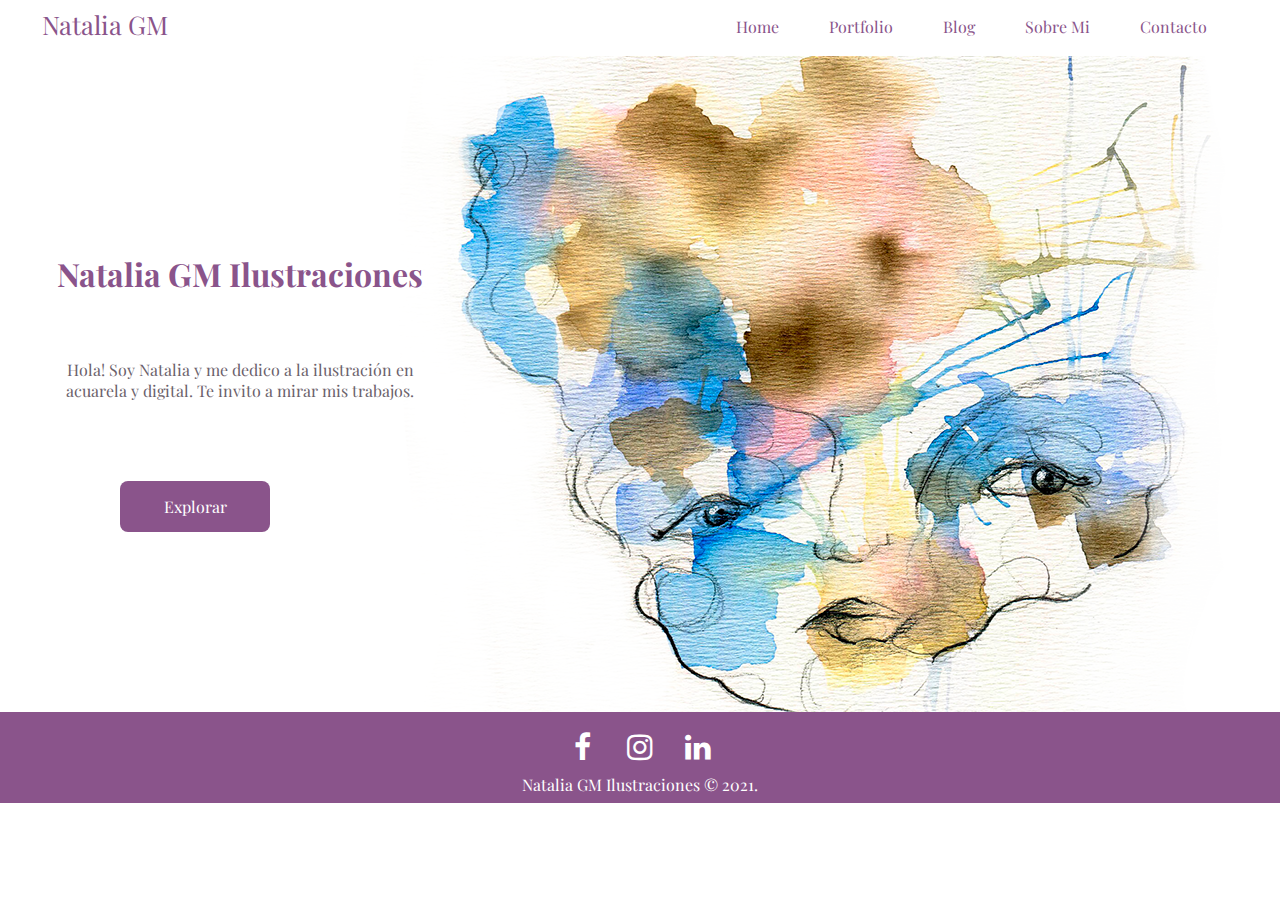
<file: index.html>
<!DOCTYPE html>
<html lang="en">

<head>
    <meta name="description" content="Portfolio de Natalia GM, encargá tu ilustración o diseño personalizado.">
    <meta name="keywords" content="ILUSTRACIÓN, DISEÑO, ACUARELA, PORTFOLIO, ARGENTINA">
    <meta charset="UTF-8">
    <meta http-equiv="X-UA-Compatible" content="IE=edge">
    <link rel="preconnect" href="https://fonts.gstatic.com">
    <link href="https://fonts.googleapis.com/css2?family=Montserrat:wght@100&family=Playfair+Display&display=swap"
        rel="stylesheet">
    <link rel="stylesheet" href="https://cdnjs.cloudflare.com/ajax/libs/font-awesome/4.7.0/css/font-awesome.min.css">
    <meta name="viewport" content="width=device-width, initial-scale=1.0">

    <link rel="stylesheet" href="./style.css">

    <title>Natalia GM Ilustraciones</title>
</head>

<body>
    <header>
        <div>
            <a class="brand" href="index.html">Natalia GM</a>
        </div>

        <div class="menu">
            <input type="checkbox" id="menu">
            <label for="menu"> ☰ </label>
            <ul class="nav">
                <li><a href="index.html">Home</a></li>
                <li><a href="portfolio.html">Portfolio</a>
                <li><a href="blog.html">Blog</a></li>
                <li><a href="sobre_mi.html">Sobre Mi</a>
                <li><a href="contacto.html">Contacto</a></li>
            </ul>
        </div>
    </header>

    <main>
        <div class="cover">
            <h1 class="cover__title">Natalia GM Ilustraciones</h1>
            <p class="cover__text"> Hola! Soy Natalia y me dedico a la ilustración en acuarela y digital. Te invito a
                mirar mis trabajos.</p>
            <button class="cover__button"><a href="portfolio.html">Explorar</a></button>
        </div>

    </main>

    <footer>
        <div>
            <a href="#" class="fa fa-facebook"></a>
            <a href="#" class="fa fa-instagram"></a>
            <a href="#" class="fa fa-linkedin"></a>

        </div>
        <p class="light-text">Natalia GM Ilustraciones © 2021.</p>
    </footer>

</body>

</html>
</file>
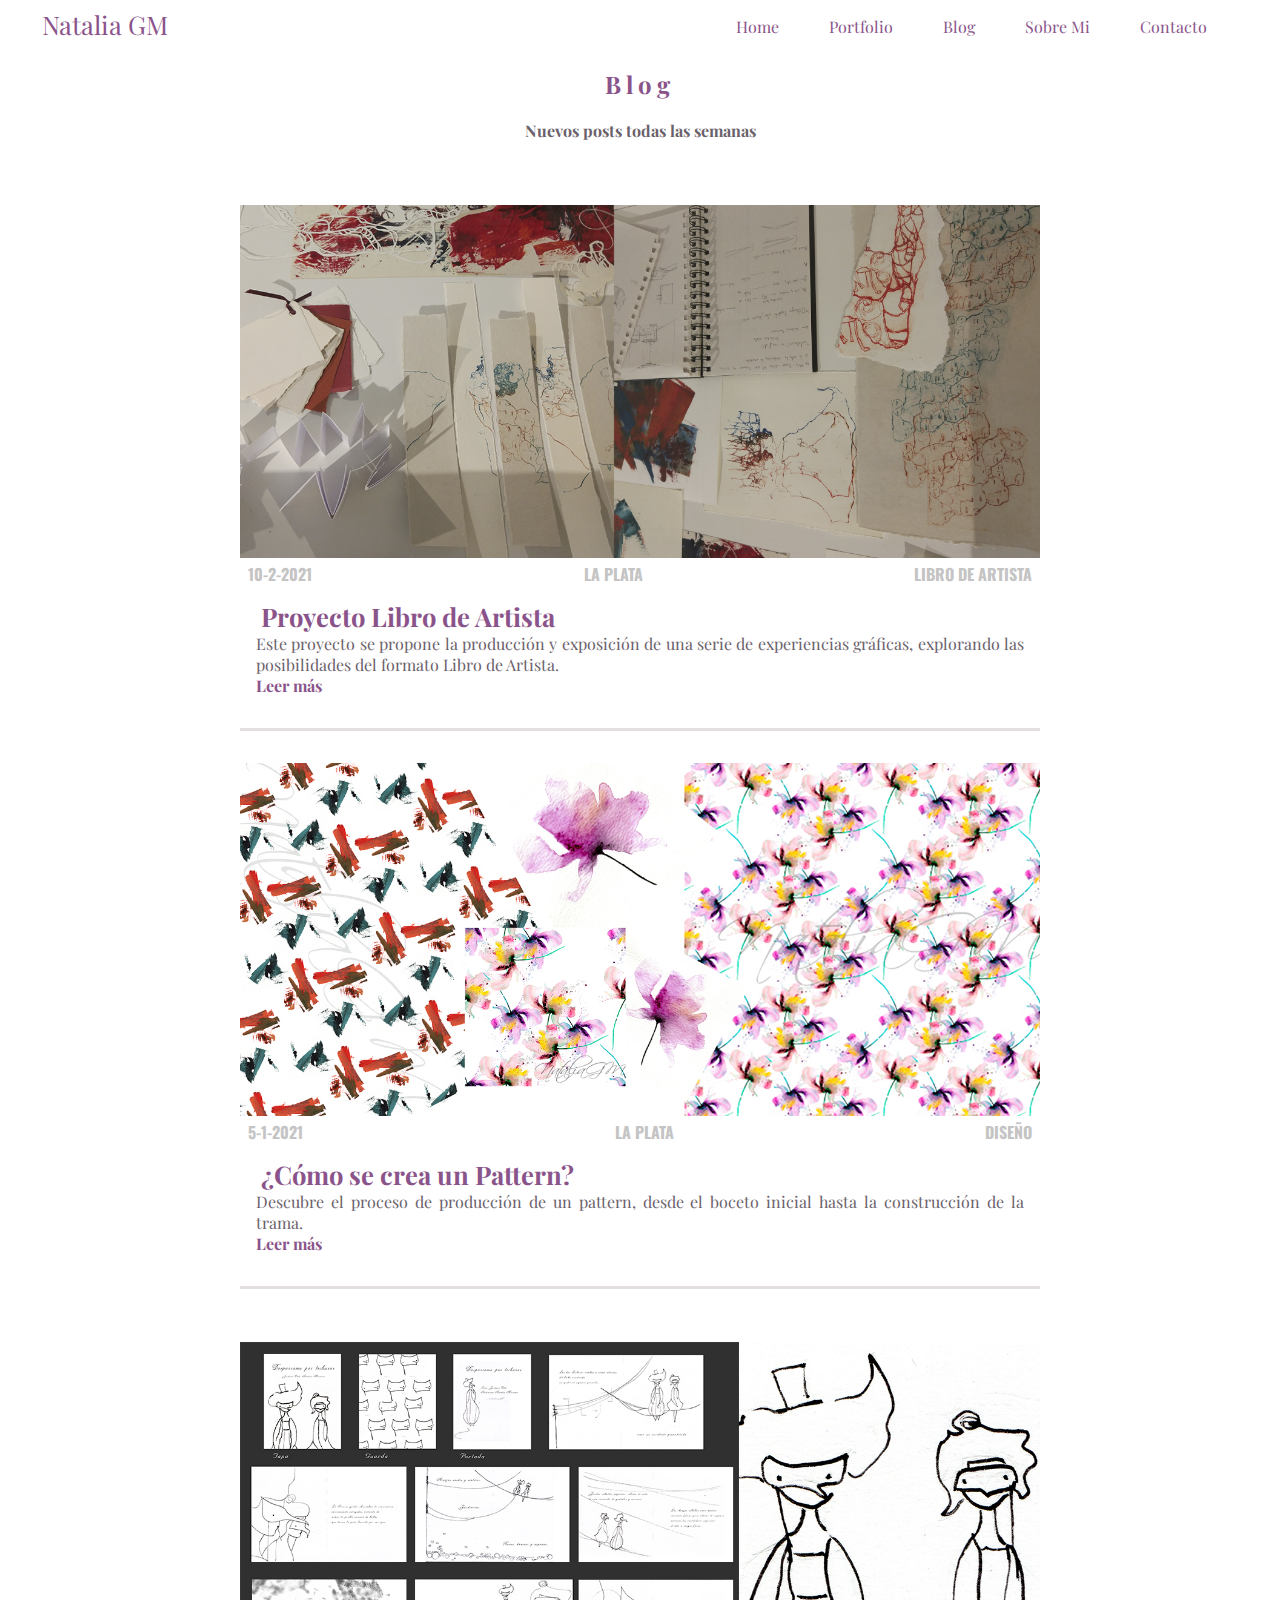
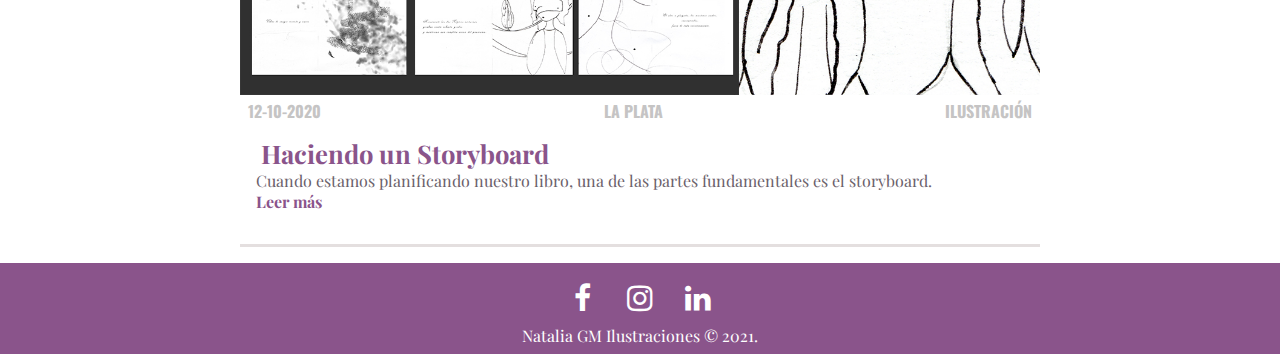
<file: blog.html>
<!DOCTYPE html>
<html lang="es">

<head>
    <meta name="description" content="Portfolio de Natalia GM, encargá tu ilustración o diseño personalizado.">
    <meta name="keywords" content="ILUSTRACIÓN, DISEÑO, ACUARELA, PORTFOLIO, ARGENTINA">
    <meta charset="UTF-8">
    <meta name="viewport" content="width=device-width, initial-scale=1.0">
    <link rel="preconnect" href="https://fonts.gstatic.com">
    <link href="https://fonts.googleapis.com/css2?family=Oswald:wght@200&family=Playfair+Display&display=swap"
        rel="stylesheet">
    <title>Blog-Natalia GM</title>
    <link rel="stylesheet" href="https://cdnjs.cloudflare.com/ajax/libs/font-awesome/4.7.0/css/font-awesome.min.css">
    <link rel="stylesheet" href="style.css">

</head>

<body>
    <header>
        <div>
            <a class="brand" href="index.html">Natalia GM</a>
        </div>

        <div class="menu">
            <input type="checkbox" id="menu">
            <label for="menu"> ☰ </label>
            <ul class="nav">
                <li><a href="index.html">Home</a></li>
                <li><a href="portfolio.html">Portfolio</a>
                <li><a href="blog.html">Blog</a></li>
                <li><a href="sobre_mi.html">Sobre Mi</a>
                <li><a href="contacto.html">Contacto</a></li>
            </ul>
        </div>
    </header>
    <main>
        <h1 class="other__title">Blog</h1>
        <h2 class="subtitle">Nuevos posts todas las semanas</h2>
        <section class="grid__blog">
            <div class="blog__article">
                <div><a href="#"> <img class="blog__image" src="multimedia/blogimage01.jpg" alt="imagen-blog"></a></div>

                <div class="blog__text">

                    <div class="blog__tags">
                        <h4>10-2-2021</h4>
                        <h4>LA PLATA</h4>
                        <h4>LIBRO DE ARTISTA</h4>

                    </div>
                    <h3 class="blog__title">Proyecto Libro de Artista</h3>
                    <p class="blog__text">Este proyecto se propone la producción y exposición de una serie de
                        experiencias gráficas, explorando las posibilidades del formato Libro de Artista.</p>
                    <a class="blog__more" href="#">Leer más</a>
                </div>
            </div>
            <div class="blog__article">
                <div><a href="#"><img class="blog__image" src="multimedia/blogimage02.jpg" alt="imagen-blog"></a></div>
                <div class="blog__text">

                    <div class="blog__tags">
                        <h4>5-1-2021</h4>
                        <h4>LA PLATA</h4>
                        <h4>DISEÑO</h4>

                    </div>
                    <h3 class="blog__title">¿Cómo se crea un Pattern?</h3>
                    <p class="blog__text">Descubre el proceso de producción de un pattern, desde el boceto inicial hasta
                        la construcción de la trama.</p>
                    <a class="blog__more" href="#">Leer más</a>
                </div>
            </div>
            <div class="blog__article">
                <div><a href="#">><img class="blog__image" src="multimedia/blogimage03.jpg" alt="imagen-blog"></a></div>
                <div class="blog__text">

                    <div class="blog__tags">
                        <h4>12-10-2020</h4>
                        <h4>LA PLATA</h4>
                        <h4>ILUSTRACIÓN</h4>

                    </div>
                    <h3 class="blog__title">Haciendo un Storyboard</h3>
                    <p class="blog__text">Cuando estamos planificando nuestro libro, una de las partes fundamentales es
                        el storyboard.</p>
                    <a class="blog__more" href="#">Leer más</a>
                </div>
            </div>
        </section>
    </main>
    <footer>
        <div>
            <a href="#" class="fa fa-facebook"></a>
            <a href="#" class="fa fa-instagram"></a>
            <a href="#" class="fa fa-linkedin"></a>

        </div>
        <p class="light-text">Natalia GM Ilustraciones © 2021.</p>
    </footer>
</body>

</html>
</file>
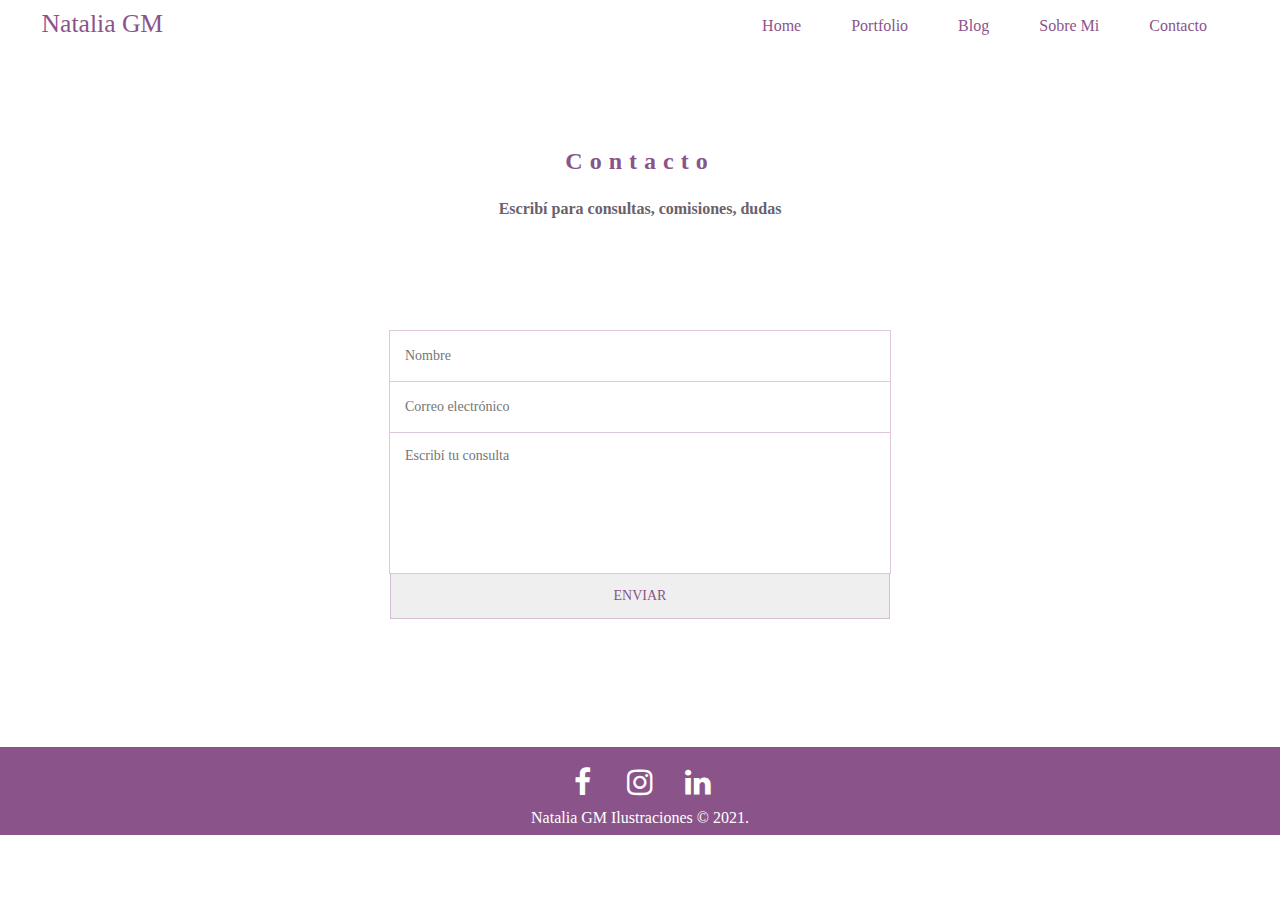
<file: contacto.html>
<!DOCTYPE html>
<html lang="en">
<head>
    <meta name="description"
    content="Portfolio de Natalia GM, encargá tu ilustración o diseño personalizado.">
    <meta name="keywords"
    content="ILUSTRACIÓN, DISEÑO, ACUARELA, PORTFOLIO, ARGENTINA">
    <meta charset="UTF-8">
    <meta name="viewport" content="width=device-width, initial-scale=1.0">
    <title>Contacto-Natalia GM</title>
    <link rel="stylesheet" href="https://cdnjs.cloudflare.com/ajax/libs/font-awesome/4.7.0/css/font-awesome.min.css">
    <link rel="stylesheet" href="style.css">
    
</head>
<body>
    <header>
        <div>
            <a class="brand"href="index.html">Natalia GM</a>
        </div>
        
        <div class="menu">
            <input type="checkbox" id="menu">
            <label for="menu"> ☰ </label>
            <ul class="nav">
                <li><a href="index.html">Home</a></li>
                <li><a href="portfolio.html">Portfolio</a>
                <li><a href="blog.html">Blog</a></li>
                <li><a href="sobre_mi.html">Sobre Mi</a>
                <li><a href="contacto.html">Contacto</a></li>
            </ul>
        </div>
    </header>

    <main>
        <h1 class="contact__title">Contacto</h1>
        <h2 class="subtitle">Escribí para consultas, comisiones, dudas</h2>

        <form class="contact__form">
                
                  <input class="contact__input" id="name" type="text" placeholder="Nombre"required>
                  <input class="contact__input" id="email" type="text" placeholder="Correo electrónico"required>
                  <textarea id="message" type="text" placeholder="Escribí tu consulta"required></textarea>
          <input class="contact__submit" type="submit" value="ENVIAR">
          
        </form>
        
    </main>
    <footer>
        <div>
            <a href="#" class="fa fa-facebook"></a>
            <a href="#" class="fa fa-instagram"></a>
            <a href="#" class="fa fa-linkedin"></a>
            
        </div>
        <p class="light-text">Natalia GM Ilustraciones © 2021.</p>
    </footer>
</body>
</html>
</file>
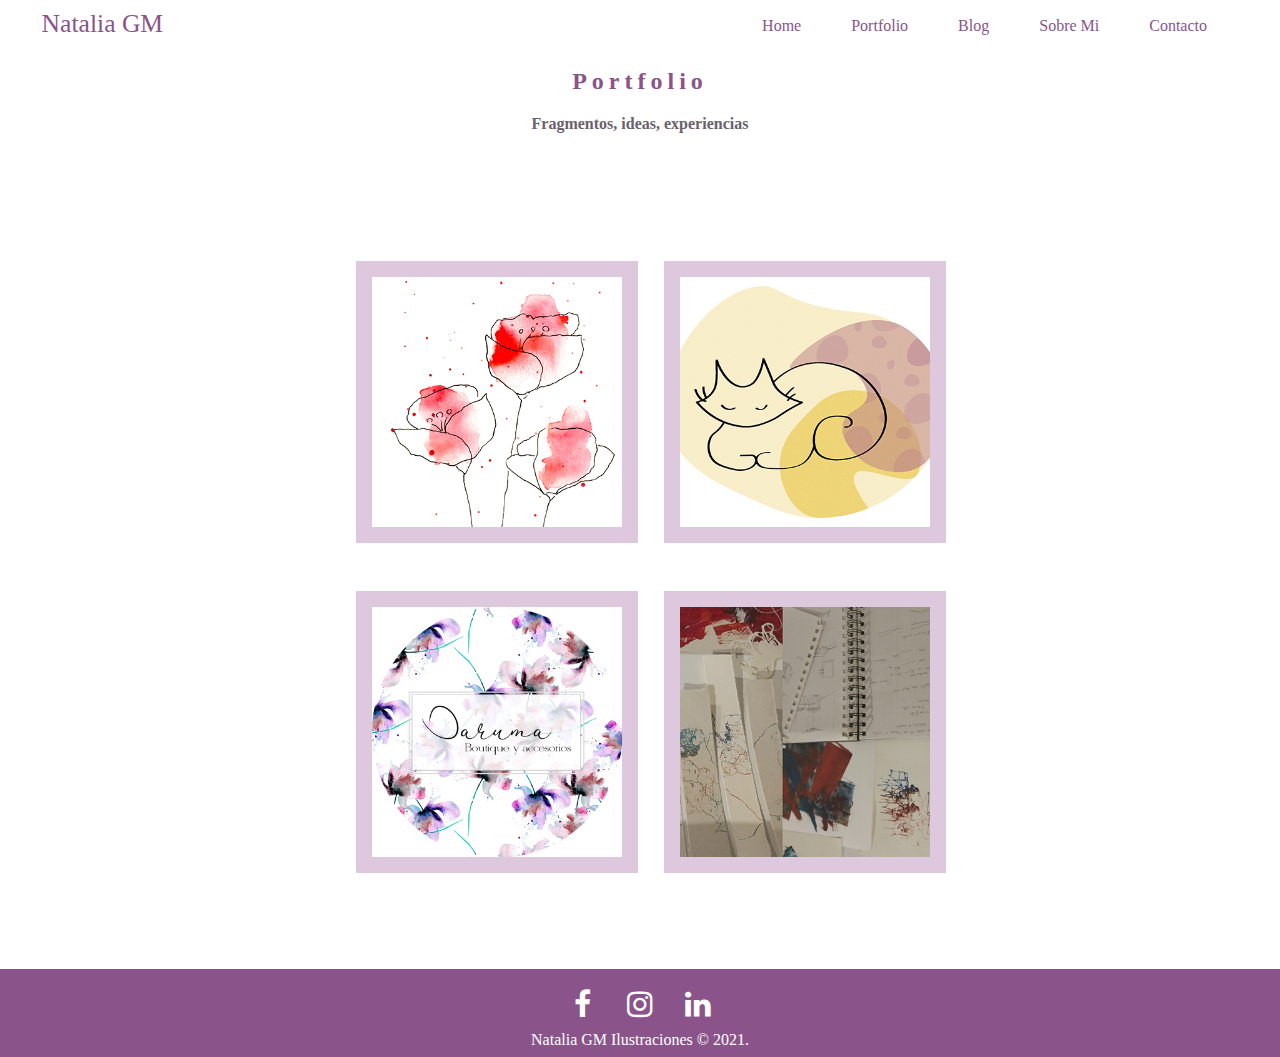
<file: portfolio.html>
<!DOCTYPE html>
<html lang="es">

<head>
    <meta name="description" content="Portfolio de Natalia GM, encargá tu ilustración o diseño personalizado.">
    <meta name="keywords" content="ILUSTRACIÓN, DISEÑO, ACUARELA, PORTFOLIO, ARGENTINA">
    <meta charset="UTF-8">
    <meta name="viewport" content="width=device-width, initial-scale=1.0">
    <title>Portfolio-Natalia GM</title>
    <link rel="stylesheet" href="https://cdnjs.cloudflare.com/ajax/libs/font-awesome/4.7.0/css/font-awesome.min.css">
    <link rel="stylesheet" href="style.css">

</head>

<body>
    <header>
        <div>
            <a class="brand" href="index.html">Natalia GM</a>
        </div>

        <div class="menu">
            <input type="checkbox" id="menu">
            <label for="menu"> ☰ </label>
            <ul class="nav">
                <li><a href="index.html">Home</a></li>
                <li><a href="portfolio.html">Portfolio</a>
                <li><a href="blog.html">Blog</a></li>
                <li><a href="sobre_mi.html">Sobre Mi</a>
                <li><a href="contacto.html">Contacto</a></li>
            </ul>
        </div>
    </header>
    <main>
        <h1 class="other__title">Portfolio</h1>
        <h2 class="subtitle">Fragmentos, ideas, experiencias</h2>

        <section class="grid-portfolio">
            <div class="container">
                <div><img class="image" src="multimedia/imagen03.png" alt="imagen-acuarela"></div>
                <div class="middle">
                    <a class="text" href="portfolio__acuarela.html">Acuarela</a></div>
            </div>
            </div>
            <div class="container">
                <div><img class="image" src="multimedia/port-digit08.jpg" alt="imagen-digital"></div>
                <div class="middle">
                    <a class="text" href="portfolio__digital.html">Digital</a></div>
            </div>
            </div>
            <div class="container">
                <div><img class="image" src="multimedia/imagen05.jpg" alt="imagen-diseño"></div>
                <div class="middle">
                    <div class="text">Diseño</div>
                </div>
            </div>
            <div class="container">
                <div><img class="image" src="multimedia/imagen06b.jpg" alt="imagen-otros"></div>
                <div class="middle">
                    <div class="text">Otros</div>
                </div>
            </div>
        </section>

    </main>
    <footer>
        <div>
            <a href="#" class="fa fa-facebook"></a>
            <a href="#" class="fa fa-instagram"></a>
            <a href="#" class="fa fa-linkedin"></a>

        </div>
        <p class="light-text">Natalia GM Ilustraciones © 2021.</p>
    </footer>
</body>

</html>
</file>
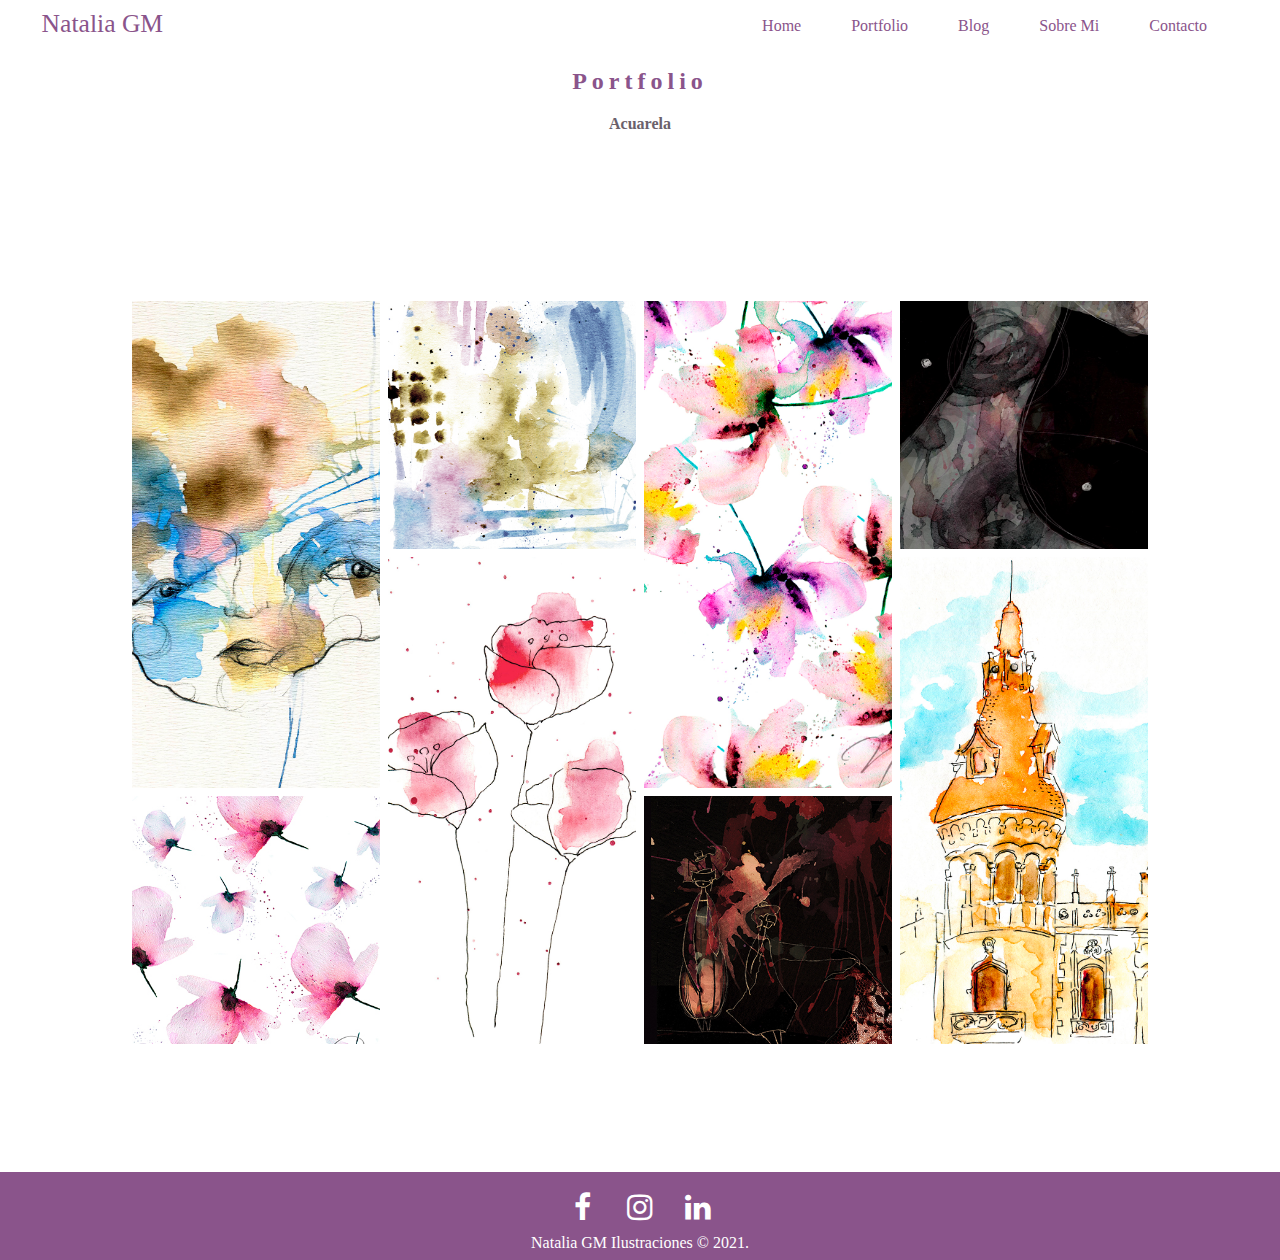
<file: portfolio__acuarela.html>
<!DOCTYPE html>
<html lang="es">

<head>
    <meta name="description" content="Portfolio de Natalia GM, encargá tu ilustración o diseño personalizado.">
    <meta name="keywords" content="ILUSTRACIÓN, DISEÑO, ACUARELA, PORTFOLIO, ARGENTINA">
    <meta charset="UTF-8">
    <meta name="viewport" content="width=device-width, initial-scale=1.0">
    <title>Portfolio-Natalia GM</title>
    <link rel="stylesheet" href="https://cdnjs.cloudflare.com/ajax/libs/font-awesome/4.7.0/css/font-awesome.min.css">
    <link rel="stylesheet" href="style.css">

</head>

<body>
    <header>
        <div>
            <a class="brand" href="index.html">Natalia GM</a>
        </div>

        <div class="menu">
            <input type="checkbox" id="menu">
            <label for="menu"> ☰ </label>
            <ul class="nav">
                <li><a href="index.html">Home</a></li>
                <li><a href="portfolio.html">Portfolio</a>
                <li><a href="blog.html">Blog</a></li>
                <li><a href="sobre_mi.html">Sobre Mi</a>
                <li><a href="contacto.html">Contacto</a></li>
            </ul>
        </div>
    </header>
    <main>
        <h1 class="other__title">Portfolio</h1>
        <h2 class="subtitle">Acuarela</h2>

        <div class="row">
            <div class="column">
                <img src="./multimedia/watercolor5b.jpg">
                <img src="./multimedia/port-acua06.jpg">

            </div>
            <div class="column">
                <img src="./multimedia/port-acua02.jpg">
                <img src="./multimedia/port-acua01.jpg">

            </div>
            <div class="column">
                <img src="./multimedia/port-acua05.jpg">

                <img src="./multimedia/port-acua04.jpg">

            </div>
            <div class="column">
                <img src="./multimedia/imagen06.jpg">
                <img src="./multimedia/port-acua03.jpg">


            </div>

        </div>
    </main>
    <footer>
        <div>
            <a href="#" class="fa fa-facebook"></a>
            <a href="#" class="fa fa-instagram"></a>
            <a href="#" class="fa fa-linkedin"></a>

        </div>
        <p class="light-text">Natalia GM Ilustraciones © 2021.</p>
    </footer>
</body>

</html>
</file>
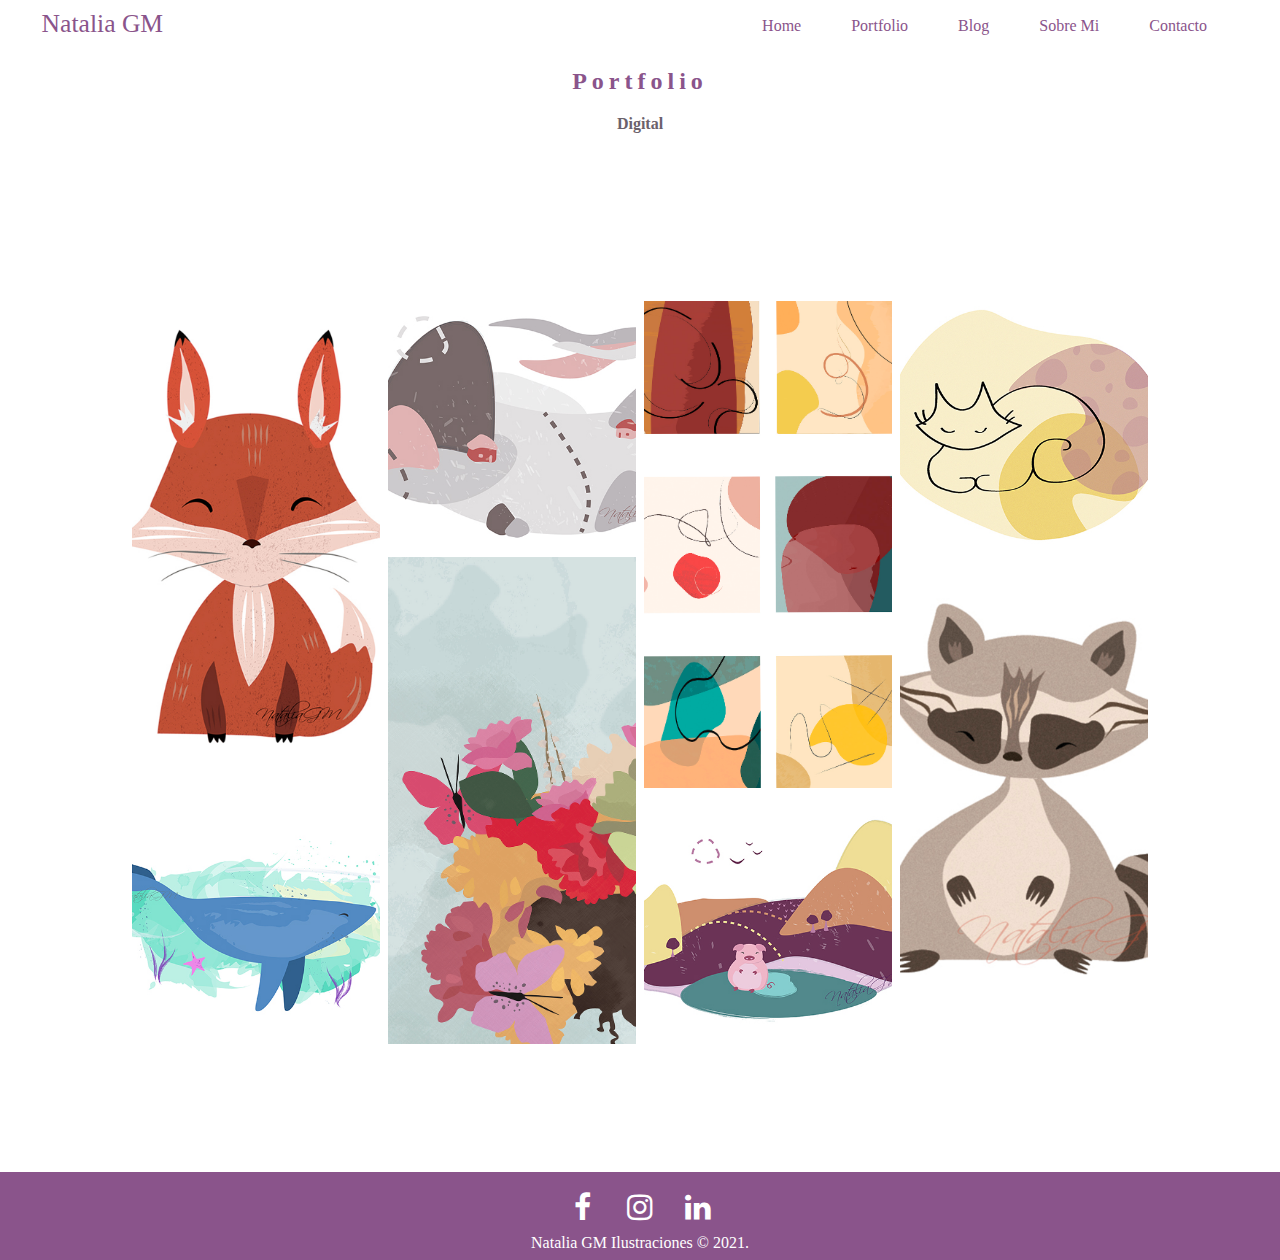
<file: portfolio__digital.html>
<!DOCTYPE html>
<html lang="es">

<head>
    <meta name="description" content="Portfolio de Natalia GM, encargá tu ilustración o diseño personalizado.">
    <meta name="keywords" content="ILUSTRACIÓN, DISEÑO, ACUARELA, PORTFOLIO, ARGENTINA">
    <meta charset="UTF-8">
    <meta name="viewport" content="width=device-width, initial-scale=1.0">
    <title>Portfolio-Natalia GM</title>
    <link rel="stylesheet" href="https://cdnjs.cloudflare.com/ajax/libs/font-awesome/4.7.0/css/font-awesome.min.css">
    <link rel="stylesheet" href="style.css">

</head>

<body>
    <header>
        <div>
            <a class="brand" href="index.html">Natalia GM</a>
        </div>

        <div class="menu">
            <input type="checkbox" id="menu">
            <label for="menu"> ☰ </label>
            <ul class="nav">
                <li><a href="index.html">Home</a></li>
                <li><a href="portfolio.html">Portfolio</a>
                <li><a href="blog.html">Blog</a></li>
                <li><a href="sobre_mi.html">Sobre Mi</a>
                <li><a href="contacto.html">Contacto</a></li>
            </ul>
        </div>
    </header>
    <main>
        <h1 class="other__title">Portfolio</h1>
        <h2 class="subtitle">Digital</h2>

        <div class="row">
            <div class="column">
                <img src="./multimedia/port-digit03.jpg">
                <img src="./multimedia/port-digit02.jpg">

            </div>
            <div class="column">
                <img src="./multimedia/port-digit04.jpg">
                <img src="./multimedia/port-digit07.jpg">

            </div>
            <div class="column">
                <img src="./multimedia/port-digit06.jpg">

                <img src="./multimedia/port-digit01.jpg">

            </div>
            <div class="column">
                <img src="./multimedia/port-digit08.jpg">
                <img src="./multimedia/port-digit05.jpg">

            </div>

        </div>
    </main>
    <footer>
        <div>
            <a href="#" class="fa fa-facebook"></a>
            <a href="#" class="fa fa-instagram"></a>
            <a href="#" class="fa fa-linkedin"></a>

        </div>
        <p class="light-text">Natalia GM Ilustraciones © 2021.</p>
    </footer>
</body>

</html>
</file>
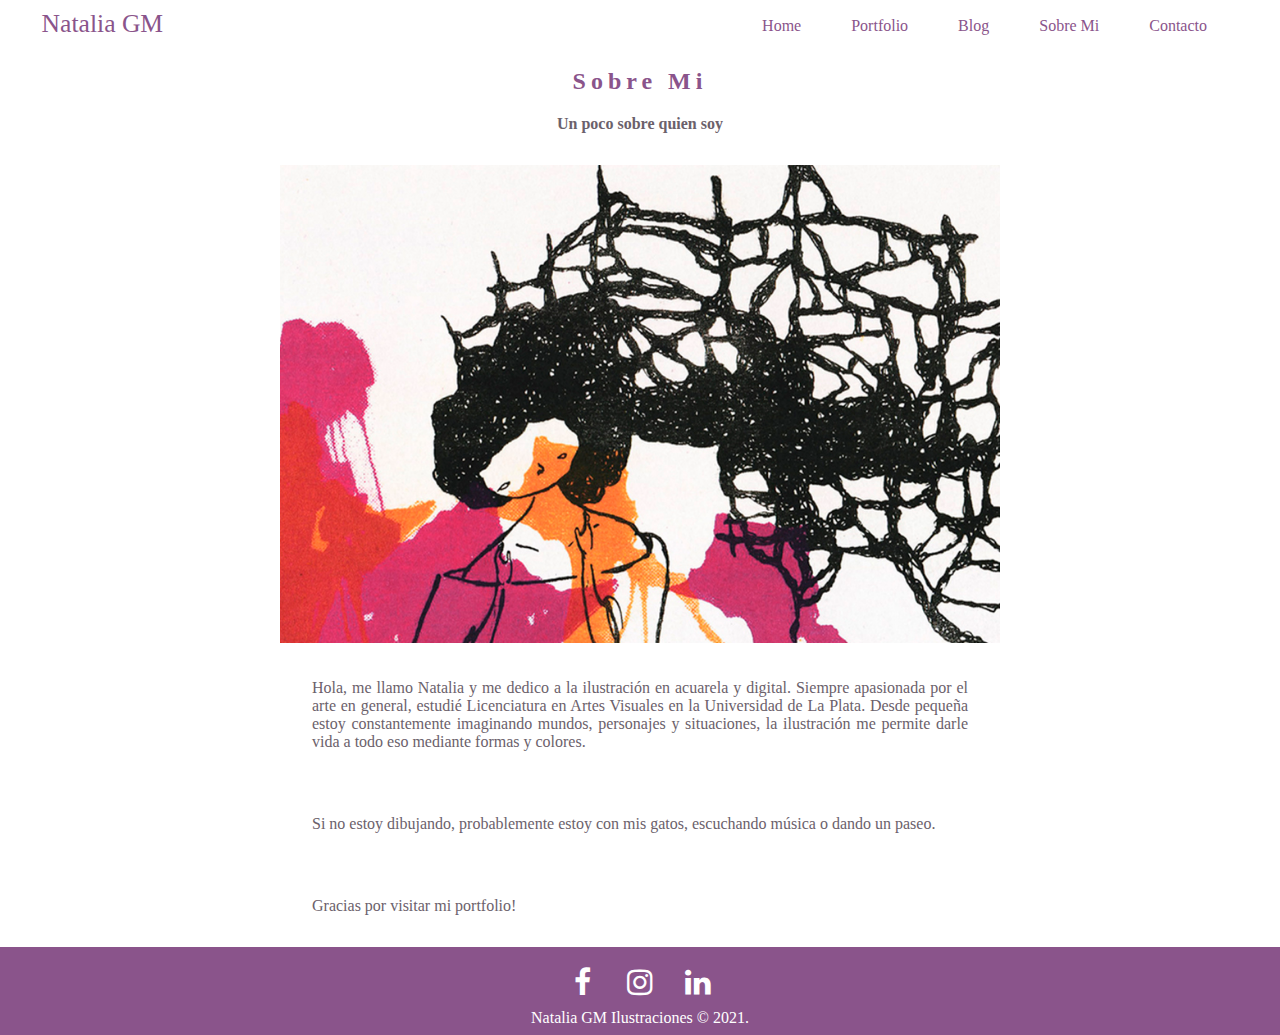
<file: sobre_mi.html>
<!DOCTYPE html>
<html lang="es">

<head>
    <meta name="description" content="Portfolio de Natalia GM, encargá tu ilustración o diseño personalizado.">
    <meta name="keywords" content="ILUSTRACIÓN, DISEÑO, ACUARELA, PORTFOLIO, ARGENTINA">
    <meta charset="UTF-8">
    <meta name="viewport" content="width=device-width, initial-scale=1.0">
    <title>Sobre Mi-Natalia GM</title>
    <link rel="stylesheet" href="https://cdnjs.cloudflare.com/ajax/libs/font-awesome/4.7.0/css/font-awesome.min.css">
    <link rel="stylesheet" href="style.css">

</head>

<body>
    <header>
        <div>
            <a class="brand" href="index.html">Natalia GM</a>
        </div>

        <div class="menu">
            <input type="checkbox" id="menu">
            <label for="menu"> ☰ </label>
            <ul class="nav">
                <li><a href="index.html">Home</a></li>
                <li><a href="portfolio.html">Portfolio</a>
                <li><a href="blog.html">Blog</a></li>
                <li><a href="sobre_mi.html">Sobre Mi</a>
                <li><a href="contacto.html">Contacto</a></li>
            </ul>
        </div>
    </header>
    <main>
        <h1 class="other__title">Sobre Mi</h1>
        <h2 class="subtitle">Un poco sobre quien soy</h2>

        <div class="about">
            <img class="about__image" src="multimedia/about.png" alt="imagen-about">
            <p class="about__text">Hola, me llamo Natalia y me dedico a la ilustración en acuarela y digital. Siempre
                apasionada por el arte en general, estudié Licenciatura en Artes Visuales en la Universidad de La Plata.
                Desde pequeña estoy constantemente imaginando mundos, personajes y situaciones, la ilustración me
                permite darle vida a todo eso mediante formas y colores.
            </p>
            <p class="about__text"> Si no estoy dibujando, probablemente estoy con mis gatos, escuchando música o dando
                un paseo.</p>
            <p class="about__text">Gracias por visitar mi portfolio!</p>
        </div>
    </main>
    <footer>
        <div>
            <a href="#" class="fa fa-facebook"></a>
            <a href="#" class="fa fa-instagram"></a>
            <a href="#" class="fa fa-linkedin"></a>

        </div>
        <p class="light-text">Natalia GM Ilustraciones © 2021.</p>
    </footer>
</body>

</html>
</file>
<file: style.css>
* {
  margin: 0px;
  padding: 0px;
}

body {
  font-family: 'Oswald', sans-serif;
  font-family: 'Playfair Display', serif;
}

/*Header*/
a {
  -webkit-tap-highlight-color: rgba(0, 0, 0, 0);
  outline: none;
}

.brand {
  font-family: 'Playfair Display', serif;
  float: right;
  color: #8a548b;
  text-decoration: none;
  padding: 2%;
}

.nav {
  display: none;
}

input:checked ~ ul {
  display: block;
}

input {
  display: none;
}

label {
  -webkit-box-sizing: border-box;
          box-sizing: border-box;
  display: inline-block;
  background-color: #8a548b;
  color: white;
  border-radius: 5px;
  width: 30px;
  height: 30px;
  margin: 2%;
  line-height: 30px;
  font-weight: bold;
  text-align: center;
  -webkit-user-select: none;
     -moz-user-select: none;
      -ms-user-select: none;
          user-select: none;
}

label:hover {
  background-color: #da916f;
}

li {
  font-family: 'Playfair Display', serif;
  text-align: center;
  display: block;
  margin: 0;
  padding: 10px;
  list-style: none;
}

li a {
  text-decoration: none;
}

li:hover {
  background-color: #da916f;
  -webkit-transition: 0.2s;
  transition: 0.2s;
}

/* Titles*/
.other__title {
  margin: auto;
  padding: 100px;
  letter-spacing: 5px;
  color: #8a548b;
  padding: 20px;
  font-size: 1.5em;
  text-align: center;
}

.subtitle {
  font-family: 'Playfair Display', serif;
  color: #6b616b;
  font-size: 1em;
  text-align: center;
  padding-bottom: 2em;
}

/*Footer*/
footer {
  font-family: 'Playfair Display', serif;
  background-color: #8a548b;
  grid-area: footer;
  padding: .5em 5em;
  display: -webkit-box;
  display: -ms-flexbox;
  display: flex;
  -webkit-box-orient: vertical;
  -webkit-box-direction: normal;
      -ms-flex-direction: column;
          flex-direction: column;
  -webkit-box-pack: justify;
      -ms-flex-pack: justify;
          justify-content: space-between;
  -webkit-box-align: center;
      -ms-flex-align: center;
          align-items: center;
  text-align: center;
  padding-bottom: 0;
  margin-bottom: 0;
}

/*social media*/
.fa {
  padding: 12px;
  font-size: 30px;
  width: 30px;
  text-align: center;
  text-decoration: none;
  border-radius: 50%;
}

.fa:hover {
  opacity: 0.7;
  color: #da916f;
  -webkit-transition: 0.2s;
  transition: 0.2s;
}

.fa-facebook {
  color: white;
}

.fa-instagram {
  color: white;
}

.fa-linkedin {
  color: white;
}

.light-text {
  color: white;
}

/*Home*/
a {
  text-decoration: none;
  color: #8a548b;
}

a:hover {
  color: #8a548b;
}

.cover {
  background-image: url(./multimedia/watercolor5c.jpg);
  background-size: cover;
  display: -webkit-box;
  display: -ms-flexbox;
  display: flex;
  -webkit-box-orient: vertical;
  -webkit-box-direction: normal;
      -ms-flex-flow: column;
          flex-flow: column;
  -webkit-box-align: center;
      -ms-flex-align: center;
          align-items: center;
  padding: 100px 0px 100px 0px;
  margin: auto;
}

.cover__title {
  background-color: rgba(241, 234, 241, 0.856);
  font-family: 'Playfair Display', serif;
  padding: 2em;
  color: #8a548b;
  text-align: center;
}

.cover__text {
  background-color: rgba(241, 234, 241, 0.856);
  font-family: 'Playfair Display', serif;
  max-width: 430px;
  z-index: 100;
  color: #6b616b;
  padding: 0em 2em 2em 2em;
  text-align: center;
}

.cover__button {
  -webkit-tap-highlight-color: rgba(0, 0, 0, 0);
  background-color: #8a548b;
  font-family: 'Playfair Display', serif;
  border: none;
  color: white;
  margin: 5em;
  padding: 15px 32px;
  text-align: center;
  border-radius: 8px;
  opacity: 1;
  text-decoration: none;
  font-size: 16px;
  max-width: 150px;
  color: white;
  display: -webkit-box;
  display: -ms-flexbox;
  display: flex;
}

.cover__button a {
  color: white;
}

.cover__button:hover {
  background: #da916f;
  -webkit-transition: 0.2s;
  transition: 0.2s;
}

/*Portfolio*/
.row {
  -webkit-box-sizing: border-box;
          box-sizing: border-box;
  display: -webkit-box;
  display: -ms-flexbox;
  display: flex;
  -webkit-box-orient: horizontal;
  -webkit-box-direction: normal;
      -ms-flex-flow: row;
          flex-flow: row;
  -ms-flex-wrap: wrap;
      flex-wrap: wrap;
  padding: 10%;
}

.column {
  -webkit-box-sizing: border-box;
          box-sizing: border-box;
  -webkit-box-orient: vertical;
  -webkit-box-direction: normal;
      -ms-flex-flow: column;
          flex-flow: column;
  -webkit-box-flex: 25%;
      -ms-flex: 25%;
          flex: 25%;
  max-width: 25%;
  padding: 0 4px;
  margin-top: 0%;
}

.column img {
  margin-top: 8px;
  vertical-align: middle;
  width: 100%;
}

@media screen and (max-width: 800px) {
  .column {
    -ms-flex: 50%;
    -webkit-box-flex: 50%;
            flex: 50%;
    max-width: 50%;
  }
}

@media screen and (max-width: 600px) {
  .column {
    -ms-flex: 100%;
    -webkit-box-flex: 100%;
            flex: 100%;
    max-width: 100%;
  }
}

.grid-portfolio {
  display: -ms-grid;
  display: grid;
  grid-gap: 1em;
  -ms-grid-columns: (minmax(320px, 1fr))[auto-fill];
      grid-template-columns: repeat(auto-fill, minmax(320px, 1fr));
  max-width: 600px;
  margin: 2em;
}

.portfolio-card {
  display: -webkit-box;
  display: -ms-flexbox;
  display: flex;
  -webkit-box-orient: vertical;
  -webkit-box-direction: normal;
      -ms-flex-direction: column;
          flex-direction: column;
  -webkit-box-pack: justify;
      -ms-flex-pack: justify;
          justify-content: space-between;
  padding: 1rem;
  height: 250px;
  width: 100%;
  max-width: 250px;
  margin: auto;
}

.portfolio-image {
  height: 130px;
  width: 100%;
  margin: 0.5rem 0;
}

.portfolio-image:hover {
  -webkit-transform: scale(1.2, 1);
          transform: scale(1.2, 1);
  -webkit-transition: all 0.5s;
  transition: all 0.5s;
}

.container {
  position: relative;
  width: 100%;
  display: -webkit-box;
  display: -ms-flexbox;
  display: flex;
  -webkit-box-orient: vertical;
  -webkit-box-direction: normal;
      -ms-flex-direction: column;
          flex-direction: column;
  -webkit-box-pack: justify;
      -ms-flex-pack: justify;
          justify-content: space-between;
  background: rgba(144, 72, 147, 0.3);
  padding: 1rem;
  height: 250px;
  width: 100%;
  max-width: 250px;
  margin: 1em;
}

.image {
  opacity: 1;
  display: block;
  width: 100%;
  height: auto;
  -webkit-transition: .5s ease;
  transition: .5s ease;
  -webkit-backface-visibility: hidden;
          backface-visibility: hidden;
}

.middle {
  -webkit-transition: .5s ease;
  transition: .5s ease;
  opacity: 0;
  position: absolute;
  top: 50%;
  left: 50%;
  -webkit-transform: translate(-50%, -50%);
          transform: translate(-50%, -50%);
  -ms-transform: translate(-50%, -50%);
  text-align: center;
}

.container:hover .image {
  opacity: 0.3;
}

.container:hover .middle {
  opacity: 1;
}

.text {
  background-color: #8a548b;
  color: white;
  font-size: 16px;
  padding: 16px 32px;
}

a:hover {
  color: white;
}

.text:hover {
  background-color: #da916f;
  -webkit-transition: 0.2s;
  transition: 0.2s;
}

/*Blog*/
.grid__blog {
  display: -webkit-box;
  display: -ms-flexbox;
  display: flex;
  -webkit-box-orient: vertical;
  -webkit-box-direction: normal;
      -ms-flex-direction: column;
          flex-direction: column;
  padding: 0 0 1em 0;
}

.blog__article {
  padding-bottom: 2em;
  padding-top: 2em;
  border-bottom: 3px solid rgba(214, 206, 206, 0.658);
}

.blog__image {
  width: 100%;
}

.blog__image:hover {
  opacity: 0.7;
  -webkit-transition: 0.2s;
  transition: 0.2s;
}

.blog__tags {
  font-family: 'Oswald', sans-serif;
  font-weight: 300;
  padding-top: 0.2em 0.5em 0 0.5em;
  display: -webkit-box;
  display: -ms-flexbox;
  display: flex;
  -webkit-box-orient: horizontal;
  -webkit-box-direction: normal;
      -ms-flex-direction: row;
          flex-direction: row;
  -ms-flex-line-pack: justify;
      align-content: space-between;
  -webkit-box-pack: justify;
      -ms-flex-pack: justify;
          justify-content: space-between;
  color: #c5c4c4;
}

.blog__title {
  color: #8a548b;
  padding: 0.5em 0.5em 0 0.5em;
  font-size: 1.6em;
}

.blog__text {
  color: #6b616b;
  text-align: justify;
  padding: 0em 0.5em 0 0.5em;
}

.blog__more {
  color: #8a548b;
  padding: 0 0.5em 0 0.5em;
  font-weight: 700;
}

.blog__more:hover {
  color: #da916f;
}

/*Sobre Mi */
.about {
  width: 100%;
  margin: auto;
  min-width: 320px;
}

.about__image {
  width: 100%;
}

.about__text {
  color: #6b616b;
  padding: 2em 2.5em 2em 2.5em;
  text-align: justify;
}

/*Contacto*/
.contact__title {
  position: relative;
  color: #8a548b;
  margin: 100px 0 25px 0;
  font-size: 1.5em;
  text-align: center;
  letter-spacing: 7px;
}

.contact__form {
  padding-top: 5em;
  padding-bottom: 8em;
  display: -webkit-box;
  display: -ms-flexbox;
  display: flex;
  -webkit-box-orient: vertical;
  -webkit-box-direction: normal;
      -ms-flex-flow: column;
          flex-flow: column;
  -webkit-box-align: center;
      -ms-flex-align: center;
          align-items: center;
  -ms-flex-line-pack: center;
      align-content: center;
  position: relative;
  margin: auto;
}

.contact__input {
  width: 90%;
  max-width: 470px;
  display: block;
  font-family: 'Playfair Display', serif;
  font-size: 0.875em;
  height: 50px;
  padding: 0px 15px 0px 15px;
  background: transparent;
  outline: none;
  color: #8a548b;
  border: solid 1px rgba(144, 72, 147, 0.3);
  border-bottom: none;
  transition: all 0.3s ease-in-out;
  -webkit-transition: all 0.3s ease-in-out;
  -moz-transition: all 0.3s ease-in-out;
  -ms-transition: all 0.3s ease-in-out;
}

.contact__input:hover {
  background: rgba(144, 72, 147, 0.3);
  color: #8a548b;
}

textarea {
  width: 90%;
  max-width: 470px;
  height: 110px;
  max-height: 110px;
  padding: 15px;
  resize: none;
  background: transparent;
  outline: none;
  color: #6b616b;
  font-family: 'Playfair Display', serif;
  font-size: 0.875em;
  border: solid 1px rgba(144, 72, 147, 0.3);
  transition: all 0.3s ease-in-out;
  -webkit-transition: all 0.3s ease-in-out;
  -moz-transition: all 0.3s ease-in-out;
  -ms-transition: all 0.3s ease-in-out;
}

textarea:hover {
  background: rgba(144, 72, 147, 0.3);
  color: #8a548b;
}

.contact__submit {
  width: 100%;
  max-width: 500px;
  display: block;
  padding: 1em;
  font-family: 'Playfair Display', serif;
  font-size: 0.875em;
  color: #8a548b;
  outline: none;
  cursor: pointer;
  border: solid 1px rgba(144, 72, 147, 0.3);
  border-top: none;
}

.contact__submit:hover {
  background-color: #da916f;
  color: white;
}

/* Desktop Styles */
@media only screen and (min-width: 961px) {
  * {
    margin: 0px;
    padding: 0px;
  }
  /*Header*/
  .brand {
    display: -webkit-box;
    display: -ms-flexbox;
    display: flex;
    -webkit-box-pack: start;
        -ms-flex-pack: start;
            justify-content: flex-start;
    font-size: 1.6em;
    color: #8a548b;
    padding: 3em 2em 3em 1em;
  }
  .brand:hover {
    color: #da916f;
  }
  .nav {
    margin: auto;
    width: auto;
    padding: 0em 2em 3em 2em;
    font-size: 1em;
    display: -webkit-box;
    display: -ms-flexbox;
    display: flex;
    -webkit-box-pack: end;
        -ms-flex-pack: end;
            justify-content: flex-end;
    z-index: 999;
  }
  ul,
  ol {
    list-style: none;
    z-index: 999;
  }
  .nav li a {
    color: #8a548b;
    text-decoration: none;
    padding: 5px 15px;
    display: block;
  }
  body {
    font-family: 'Playfair Display', serif;
    display: -ms-grid;
    display: grid;
        grid-template-areas: "header	 header	 header" "main	 main		 main" "main	 main		 main" "footer	 footer	 footer";
  }
  header {
    -ms-grid-row: 1;
    -ms-grid-column: 1;
    -ms-grid-column-span: 3;
    grid-area: header;
    display: -webkit-box;
    display: -ms-flexbox;
    display: flex;
    -webkit-box-pack: justify;
        -ms-flex-pack: justify;
            justify-content: space-between;
    -webkit-box-align: center;
        -ms-flex-align: center;
            align-items: center;
    padding: 1em 1em 1em 1em;
    height: 1em;
  }
  main {
    -ms-grid-row: 2;
    -ms-grid-row-span: 2;
    -ms-grid-column: 1;
    -ms-grid-column-span: 3;
    grid-area: main;
    display: -webkit-box;
    display: -ms-flexbox;
    display: flex;
    -webkit-box-orient: vertical;
    -webkit-box-direction: normal;
        -ms-flex-flow: column;
            flex-flow: column;
    -ms-grid-columns: minmax(min-content, 200px) 1fr minmax(auto, 200px);
        grid-template-columns: minmax(-webkit-min-content, 200px) 1fr minmax(auto, 200px);
        grid-template-columns: minmax(min-content, 200px) 1fr minmax(auto, 200px);
    -ms-grid-rows: auto 1fr auto;
        grid-template-rows: auto 1fr auto;
    margin: auto;
  }
  footer {
    background-color: #8a548b;
    -ms-grid-row: 4;
    -ms-grid-column: 1;
    -ms-grid-column-span: 3;
    grid-area: footer;
    padding: .5em 5em;
    display: -webkit-box;
    display: -ms-flexbox;
    display: flex;
    -webkit-box-pack: justify;
        -ms-flex-pack: justify;
            justify-content: space-between;
    -webkit-box-align: center;
        -ms-flex-align: center;
            align-items: center;
  }
  /*Home*/
  .cover {
    background-image: url(./multimedia/watercolor3b.png);
    background-size: cover;
    display: -ms-grid;
    display: grid;
    -ms-grid-columns: 1fr 2fr;
        grid-template-columns: 1fr 2fr;
    -ms-grid-rows: 1fr;
        grid-template-rows: 1fr;
    /*padding: 100px 300px 100px 300px;*/
    margin-top: 0.5em;
  }
  .cover__title {
    background-color: transparent;
    -ms-grid-column: 1;
        grid-column-start: 1;
    grid-column-end: 1;
    font-family: 'Playfair Display', serif;
    z-index: 100;
    max-width: 500px;
    color: #8a548b;
    padding: 3em 0 2em 0;
    margin: 0%;
  }
  .cover__text {
    background-color: transparent;
    -ms-grid-column: 1;
        grid-column-start: 1;
    grid-column-end: 1;
    color: #6b616b;
    max-width: 400px;
    padding: 0%;
    margin: 0%;
  }
  .cover__button {
    display: -ms-grid;
    display: grid;
    -ms-grid-column: 1;
        grid-column-start: 1;
    grid-column-end: 1;
    -webkit-tap-highlight-color: rgba(0, 0, 0, 0);
    background-color: #8a548b;
    font-family: 'Playfair Display', serif;
    border: none;
    color: white;
    margin: 5em;
    padding: 15px 32px;
    text-align: center;
    border-radius: 8px;
    opacity: 1;
    text-decoration: none;
    font-size: 16px;
    max-width: 150px;
    z-index: 999;
  }
  .cover__button:hover {
    opacity: 0.8;
    background: #da916f;
    -webkit-transition: 0.2s;
    transition: 0.2s;
  }
  a {
    text-decoration: none;
    color: white;
  }
  .dark-text {
    color: #6b616b;
    text-align: left;
  }
  .light-text {
    color: white;
  }
  /*Blog*/
  .grid__blog {
    max-width: 800px;
  }
  /*Sobre Mi*/
  .about {
    width: 90%;
    max-width: 800px;
  }
  .about__text {
    padding: 2em;
    text-align: justify;
    max-width: 900px;
  }
  /*Portfolio*/
  .grid-portfolio {
    display: -ms-grid;
    display: grid;
    grid-gap: 1em;
    -ms-grid-columns: (minmax(200px, 1fr))[auto-fill];
        grid-template-columns: repeat(auto-fill, minmax(200px, 1fr));
    max-width: 600px;
    margin: 5em;
  }
  .portfolio-card {
    display: -webkit-box;
    display: -ms-flexbox;
    display: flex;
    -webkit-box-orient: vertical;
    -webkit-box-direction: normal;
        -ms-flex-direction: column;
            flex-direction: column;
    -webkit-box-pack: justify;
        -ms-flex-pack: justify;
            justify-content: space-between;
    padding: 1rem;
    height: 250px;
    width: 100%;
    max-width: 250px;
    margin: 1em;
  }
  .portfolio-image {
    height: 130px;
    width: 100%;
    margin: 0.5rem 0;
  }
  .portfolio-image:hover {
    -webkit-transform: scale(1.2, 1);
            transform: scale(1.2, 1);
    -webkit-transition: all 0.5s;
    transition: all 0.5s;
  }
  .container {
    position: relative;
    width: 100%;
    display: -webkit-box;
    display: -ms-flexbox;
    display: flex;
    -webkit-box-orient: vertical;
    -webkit-box-direction: normal;
        -ms-flex-direction: column;
            flex-direction: column;
    -webkit-box-pack: justify;
        -ms-flex-pack: justify;
            justify-content: space-between;
    background: rgba(144, 72, 147, 0.3);
    padding: 1rem;
    height: 250px;
    width: 100%;
    max-width: 250px;
    margin: 1em;
  }
  .image {
    opacity: 1;
    display: block;
    width: 100%;
    height: auto;
    -webkit-transition: .5s ease;
    transition: .5s ease;
    -webkit-backface-visibility: hidden;
            backface-visibility: hidden;
  }
  .middle {
    -webkit-transition: .5s ease;
    transition: .5s ease;
    opacity: 0;
    position: absolute;
    top: 50%;
    left: 50%;
    -webkit-transform: translate(-50%, -50%);
            transform: translate(-50%, -50%);
    -ms-transform: translate(-50%, -50%);
    text-align: center;
  }
  .container:hover .image {
    opacity: 0.3;
  }
  .container:hover .middle {
    opacity: 1;
  }
  .text {
    background-color: #8a548b;
    color: white;
    font-size: 16px;
    padding: 16px 32px;
  }
  /*Contacto*/
  .contact__form {
    display: -webkit-box;
    display: -ms-flexbox;
    display: flex;
    -webkit-box-orient: vertical;
    -webkit-box-direction: normal;
        -ms-flex-flow: column;
            flex-flow: column;
    -webkit-box-align: center;
        -ms-flex-align: center;
            align-items: center;
    -ms-flex-line-pack: center;
        align-content: center;
    position: relative;
    width: 500px;
    margin: auto;
  }
  .contact__input {
    width: 470px;
  }
  textarea {
    width: 470px;
  }
  .contact__submit {
    width: 500px;
  }
}
/*# sourceMappingURL=style.css.map */
</file>
